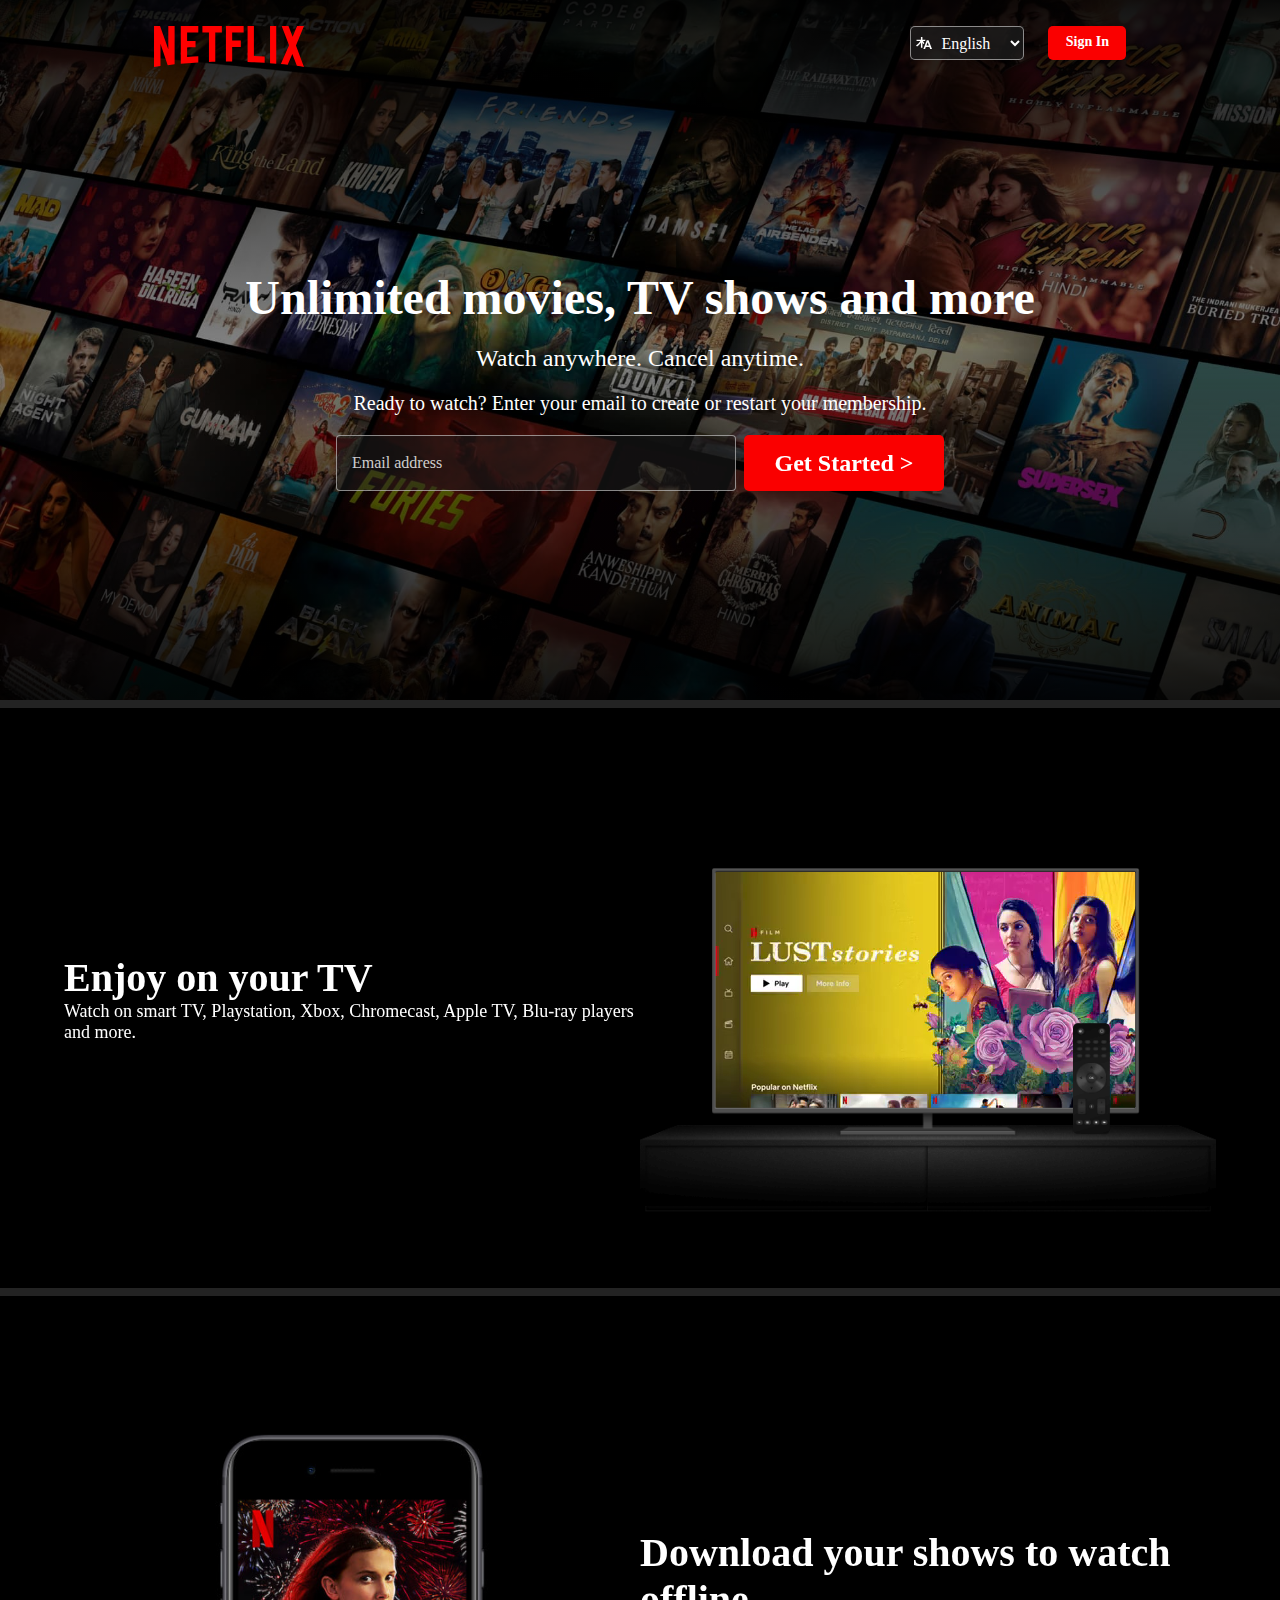
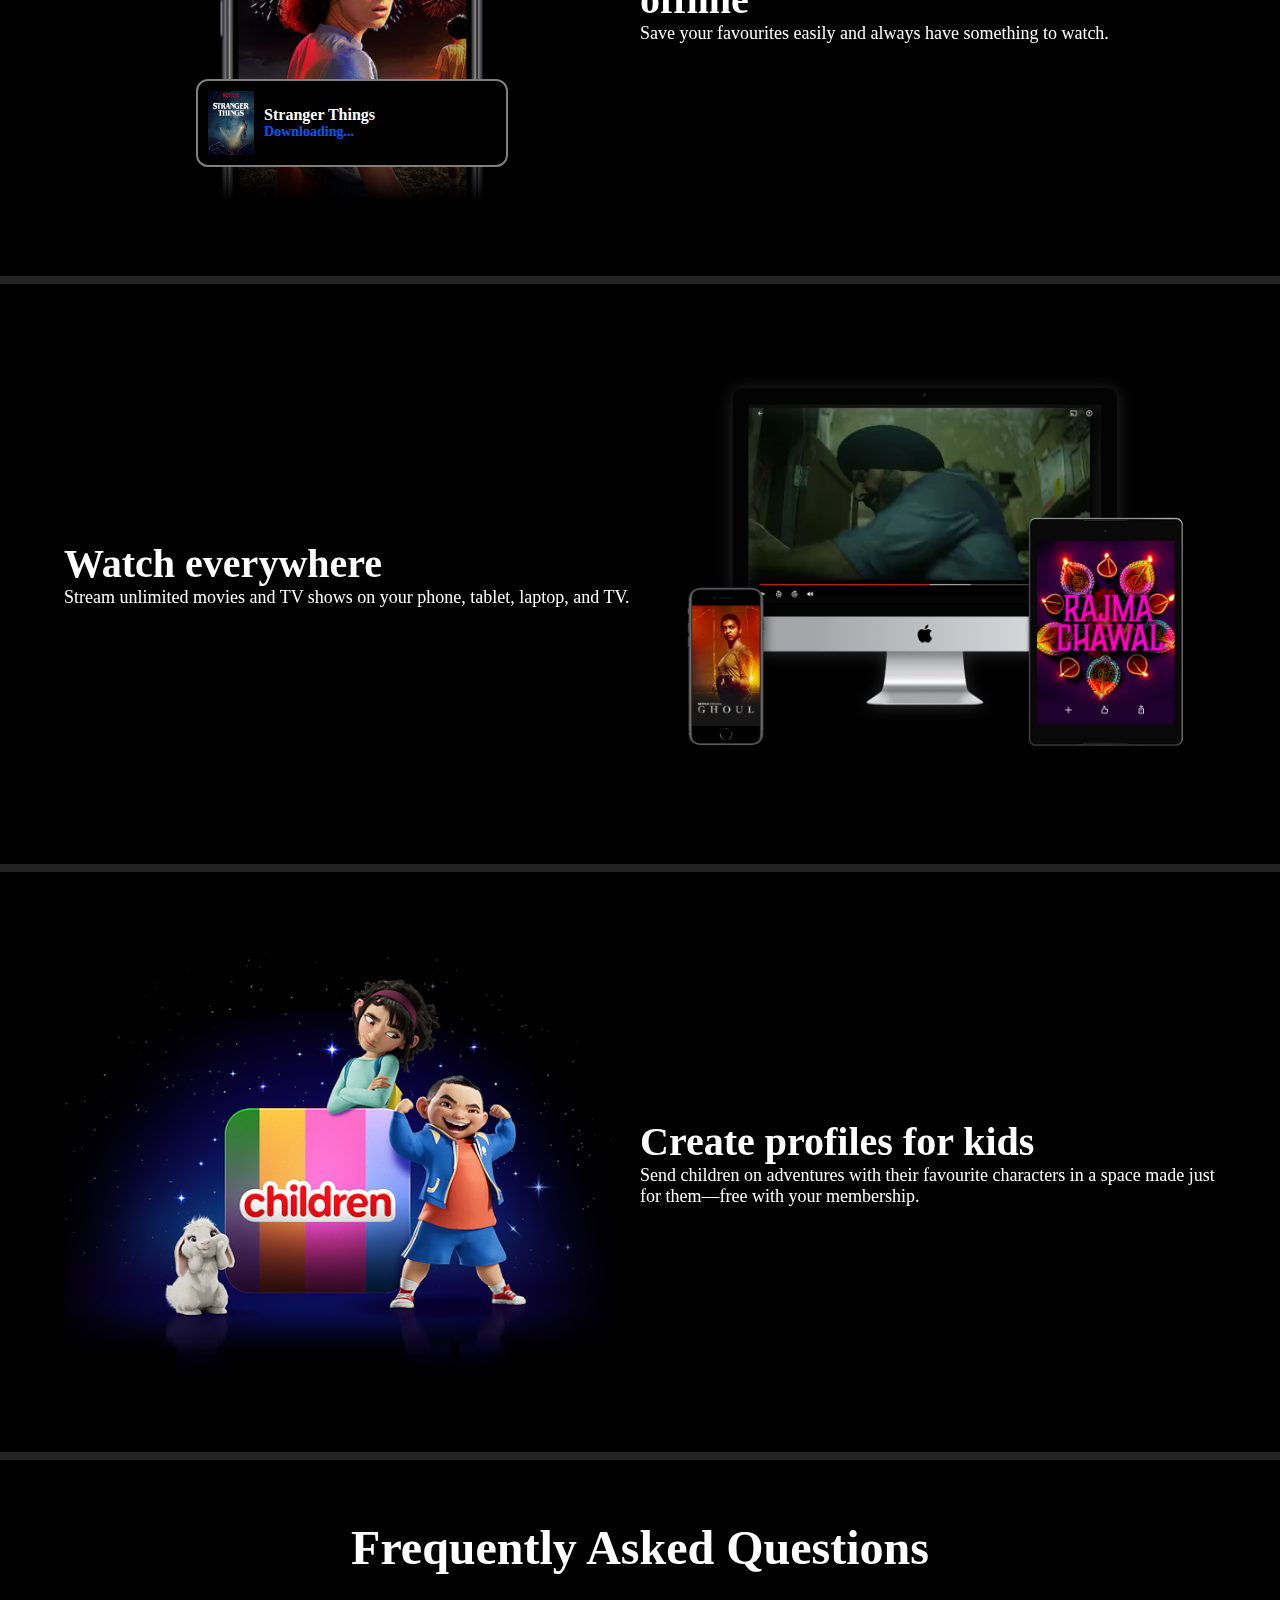
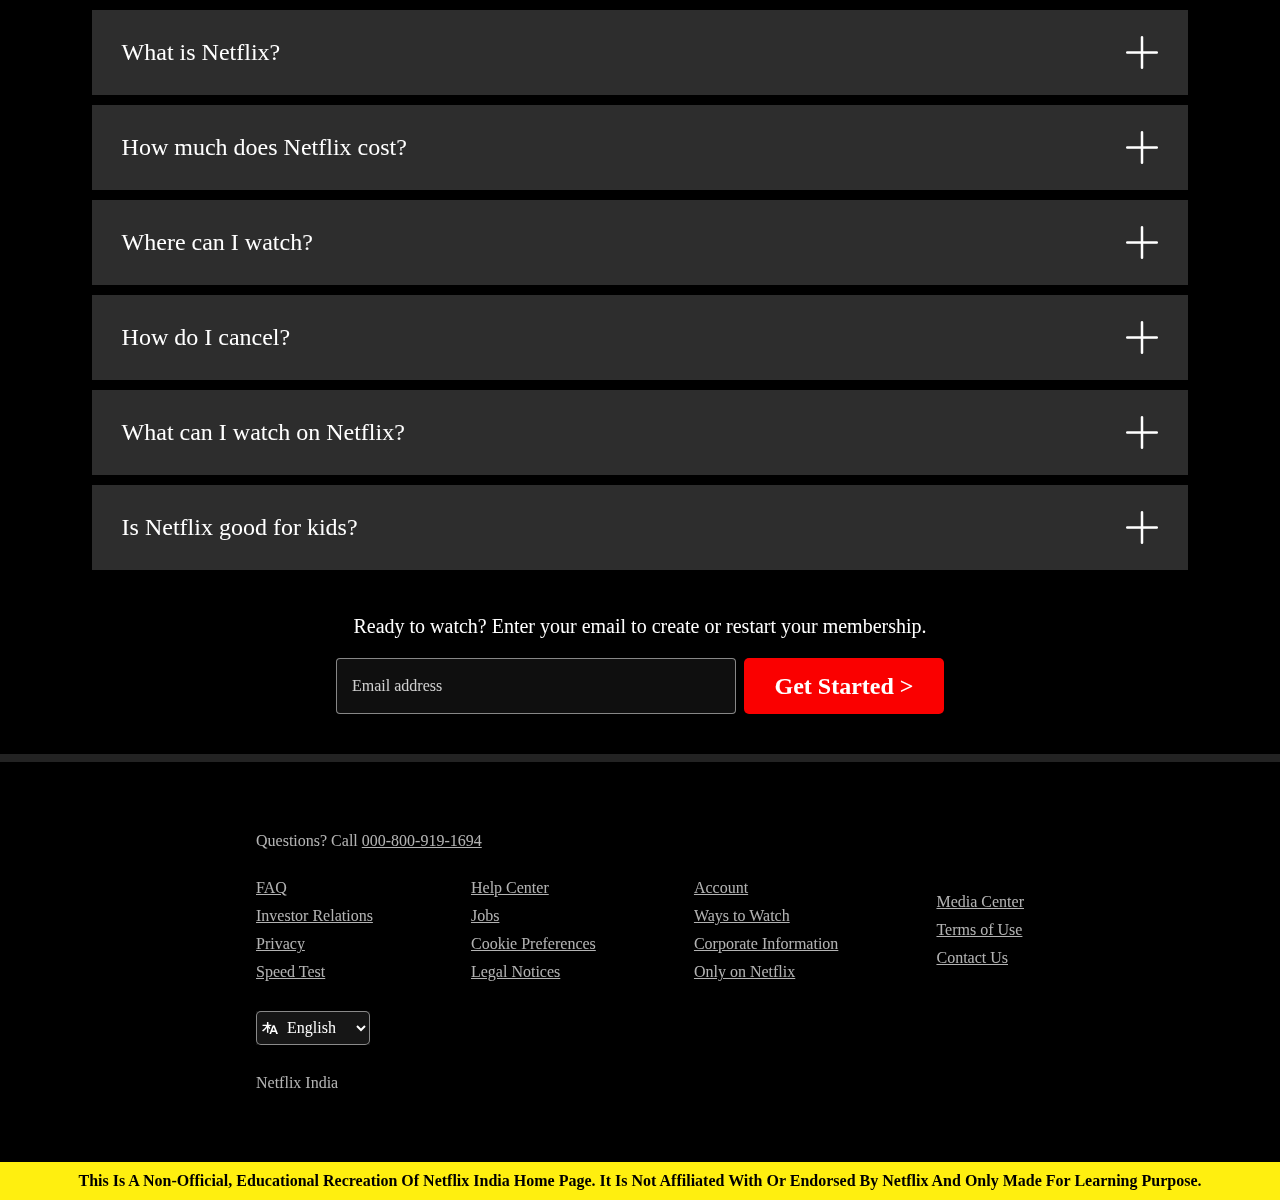
<file: index.html>
<!DOCTYPE html>
<html lang="en">

<head>
    <meta charset="UTF-8">
    <meta name="viewport" content="width=device-width, initial-scale=1.0">
    <meta name="description" content="This is a clone of Netflix India website home page. It is a non-official, educational recreation of the original website.">
    <meta name="author" content="Utkarsh Shakya">
    <meta name="robots" content="noindex, nofollow">
    <meta name="googlebot" content="noindex, nofollow">
    <meta name="bingbot" content="noindex, nofollow">
    <meta name="yandex" content="noindex, nofollow">
    <title>Netflix India - Watch Tv Shows Online, Watch Movies Online</title>
    <link rel="stylesheet" href="style/header.css">
    <link rel="stylesheet" href="style/main.css">
    <link rel="stylesheet" href="style/faq.css">
    <link rel="stylesheet" href="style/footer.css">
</head>

<!-- This website is a non-official, educational recreation for learning purpose only. It is not affiliated with or endorsed by Netflix. -->

<body>
    <div id="container1">
        <header>
            <div id="netflixLogo">
                <img src="asset/netflixLogo.svg" alt="">
            </div>
            <div id="languageAndSignInSection">
                <div id="translateButton">
                    <img src="asset/translationLogo.svg" alt="" id="translateLogo">
                    <select name="languageSelect" id="translateSelect">
                        <option value="English">English</option>
                        <option value="हिन्दी">हिन्दी</option>
                    </select>
                </div>
                <button id="signInButton">Sign In</button>
            </div>
        </header>
        <main>
            <h1 id="container1MainHeading1">Unlimited movies, TV shows and more</h1>
            <h2 id="container1MainHeading2">Watch anywhere. Cancel anytime.</h2>
            <h2 id="emailHeading">Ready to watch? Enter your email to create or restart your membership.</h2>
            <div id="emailAndGetStartedSection">
                <input type="email" placeholder="Email address" id="emailBox">
                <button id="getStartedButton">Get Started ></button>
            </div>
        </main>
    </div>
    <div class="line"></div>
    <div id="container2" class="container">
        <div id="container2SubContainer" class="subContainer">
            <div id="container2SubContainerTextBox" class="textBox">
                <h1 id="container2SubContainerTextBoxHeading" class="textBoxHeading">Enjoy on your TV</h1>
                <p id="container2SubContainerTextBoxPara" class="textBoxPara">Watch on smart TV, Playstation, Xbox,
                    Chromecast, Apple TV, Blu-ray
                    players and more.</p>
            </div>
            <div id="container2SubContainerMediaBox" class="mediaBox">
                <video src="asset/1stVideo.m4v" muted autoplay loop id="firstVideo" class="mutedVideo"></video>
                <img src="asset/1stImage.png" alt="" id="firstImage" class="mutedVideoImage">
            </div>
        </div>
    </div>
    <div class="line"></div>
    <div id="container3" class="container">
        <div id="container3SubContainer" class="subContainer">
            <div id="container3SubContainerMediaBox" class="mediaBox">
                <img src="asset/2ndImage.jpg" alt="" id="secondImage" class="mutedVideoImage">
                <div id="container3SubContainerMediaBoxSmallBox">
                    <img src="asset/2ndImageSmallOne.png" alt="" id="secondMiniImage">
                    <div id="container3SubContainerMediaBoxSmallBoxMiniBox">
                        <h4 id="strangerThingsText">Stranger Things</h4>
                        <h6 id="downloadText">Downloading...</h6>
                    </div>
                </div>
            </div>
            <div id="container3SubContainerTextBox" class="textBox">
                <h1 id="container3SubContainerTextBoxHeading" class="textBoxHeading">Download your shows to watch
                    offline</h1>
                <p id="container3SubContainerTextBoxPara" class="textBoxPara">Save your favourites easily and always
                    have something to watch.</p>
            </div>
        </div>
    </div>
    <div class="line"></div>
    <div id="container4" class="container">
        <div id="container4SubContainer" class="subContainer">
            <div id="container4SubContainerTextBox" class="textBox">
                <h1 id="container4SubContainerTextBoxHeading" class="textBoxHeading">Watch everywhere</h1>
                <p id="container4SubContainerTextBoxPara" class="textBoxPara">Stream unlimited movies and TV shows on
                    your phone, tablet, laptop, and TV.</p>
            </div>
            <div id="container4SubContainerMediaBox" class="mediaBox">
                <video src="asset/2ndVideo.m4v" muted autoplay loop id="thirdVideo" class="mutedVideo"></video>
                <img src="asset/3rdImage.png" alt="" id="thirdImage" class="mutedVideoImage">
            </div>
        </div>
    </div>
    <div class="line"></div>
    <div id="container5" class="container">
        <div id="container5SubContainer" class="subContainer">
            <div id="container5SubContainerMediaBox" class="mediaBox">
                <img src="asset/4thImage.png" alt="" id="secondImage" class="mutedVideoImage">
            </div>
            <div id="container5SubContainerTextBox" class="textBox">
                <h1 id="container5SubContainerTextBoxHeading" class="textBoxHeading">Create profiles for kids</h1>
                <p id="container5SubContainerTextBoxPara" class="textBoxPara">Send children on adventures with their
                    favourite characters in a space made just for them—free with your membership.</p>
            </div>
        </div>
    </div>
    <div class="line"></div>
    <div id="container6">
        <div id="container6SubContainer">
            <h1>Frequently Asked Questions</h1>
            <div class="faqButton">
                <h2 class="faqButtonText">What is Netflix?</h2>
                <img src="asset/plus.png" alt="plusSign" class="plusImage">
            </div>
            <div class="faqButton">
                <h2 class="faqButtonText">How much does Netflix cost?</h2>
                <img src="asset/plus.png" alt="plusSign" class="plusImage">
            </div>
            <div class="faqButton">
                <h2 class="faqButtonText">Where can I watch?</h2>
                <img src="asset/plus.png" alt="plusSign" class="plusImage">
            </div>
            <div class="faqButton">
                <h2 class="faqButtonText">How do I cancel?</h2>
                <img src="asset/plus.png" alt="plusSign" class="plusImage">
            </div>
            <div class="faqButton">
                <h2 class="faqButtonText">What can I watch on Netflix?</h2>
                <img src="asset/plus.png" alt="plusSign" class="plusImage">
            </div>
            <div class="faqButton">
                <h2 class="faqButtonText">Is Netflix good for kids?</h2>
                <img src="asset/plus.png" alt="plusSign" class="plusImage">
            </div>
            <div class="faqEmailBox">
                <h2 id="emailHeading">Ready to watch? Enter your email to create or restart your membership.</h2>
                <div id="emailAndGetStartedSection">
                    <input type="email" placeholder="Email address" id="emailBox">
                    <button id="getStartedButton">Get Started ></button>
                </div>
            </div>
        </div>
    </div>
    <div class="line"></div>
    <footer>
        <div id="fContainer">
            <div id="fBox1">
                <h4>Questions? Call <a href="/">000-800-919-1694</a></h4>
            </div>
            <div id="fBox2">
                <div class="fBox2SmallBox">
                    <h4><a href="">FAQ</a></h4>
                    <h4><a href="">Investor Relations</a></h4>
                    <h4><a href="">Privacy</a></h4>
                    <h4><a href="">Speed Test</a></h4>
                </div>
                <div class="fBox2SmallBox">
                    <h4><a href="/">Help Center</a></h4>
                    <h4><a href="/">Jobs</a></h4>
                    <h4><a href="/">Cookie Preferences</a></h4>
                    <h4><a href="/">Legal Notices</a></h4>
                </div>
                <div class="fBox2SmallBox">
                    <h4><a href="/">Account</a></h4>
                    <h4><a href="/">Ways to Watch</a></h4>
                    <h4><a href="/">Corporate Information</a></h4>
                    <h4><a href="/">Only on Netflix</a></h4>
                </div>
                <div class="fBox2SmallBox">
                    <h4><a href="/">Media Center</a></h4>
                    <h4><a href="/">Terms of Use</a></h4>
                    <h4><a href="/">Contact Us</a></h4>
                </div>
            </div>
            <div id="fBox3">
                <div id="translateButton">
                    <img src="asset/translationLogo.svg" alt="" id="translateLogo">
                    <select name="languageSelect" id="translateSelect">
                        <option value="English">English</option>
                        <option value="हिन्दी">हिन्दी</option>
                    </select>
                </div>
            </div>
            <div id="fBox4">
                <h4>Netflix India</h4>
            </div>
        </div>
    </footer>

    <div class="disclaimer">
        <p>This Is A Non-Official, Educational Recreation Of Netflix India Home Page. It Is Not Affiliated With Or Endorsed By Netflix And Only Made For Learning Purpose.</p>
    </div>        
</body>

</html>
</file>
<file: style/header.css>
* {
    margin: 0px;
    padding: 0px;
    font-family: "Segoe UI";
    color: white;
}

body {
    background-color: black;
}

.line {
    height: 8px;
    background-color: rgb(35, 35, 35);
}

::placeholder {
    color: rgba(255, 255, 255, 0.8);
}

#container1 {
    height: 700px;
    display: flex;
    flex-direction: column;
    align-items: center;
    justify-content: space-between;
    background: linear-gradient(to top, rgba(0, 0, 0, 0.9) 0%, rgba(0, 0, 0, 0.3) 50%, rgba(0, 0, 0, 0.9) 100%), url(/asset/1stBackgroundImage.jpg);
    background-repeat: no-repeat;
    background-position: center center;
    background-size: cover;
}

#container1 header {
    width: 76vw;
    height: 100px;
    display: flex;
    justify-content: space-between;
    align-items: flex-start;
    flex-wrap: wrap;
    margin-top: 26px;
}

#netflixLogo img {
    margin-right: 20px;
    width: 150px;
}

#languageAndSignInSection {
    display: flex;
    align-items: center;
    justify-content: center;
    gap: 24px;
}

#translateButton {
    width: 102px;
    height: 34px;
    display: flex;
    align-items: center;
    justify-content: flex-start;
    padding: 0px 6px;
    background-color: rgba(30, 30, 30, 0.5);
    position: relative;
}

#translateLogo {
    z-index: 10;
}

#translateSelect {
    width: 100%;
    height: 100%;
    padding: 0px 0px 0px 26px;
    border: 1px solid rgba(255, 255, 255, 0.5);
    border-radius: 5px;
    background-color: rgba(30, 30, 30, 0.5);
    color: rgb(255, 255, 255);
    font-weight: 500;
    font-size: 16px;
    position: absolute;
    top: 0;
    left: 0;
}

#translateSelect option {
    background-color: white;
    color: black;
}

#signInButton {
    width: 78px;
    height: 34px;
    display: flex;
    justify-content: center;
    align-items: center;
    border: none;
    border-radius: 5px;
    padding-bottom: 2px;
    background-color: rgb(250, 0, 0);
    font-weight: 600;
    font-size: 14px;
    cursor: pointer;
    transition: all 0.15s ease-in;
}

#signInButton:hover {
    background-color: rgba(200, 0, 0);
}

#container1 main {
    width: 80vw;
    height: 430px;
    display: flex;
    flex-direction: column;
    align-items: center;
}

#container1MainHeading1 {
    text-align: center;
    margin-bottom: 20px;
    font-weight: 800;
    font-size: 48px;
}

#container1MainHeading2 {
    text-align: center;
    font-weight: 450;
    font-size: 24px;
}

#emailHeading {
    text-align: center;
    margin-top: 20px;
    font-weight: 450;
    font-size: 20px;
}

#emailAndGetStartedSection {
    display: flex;
    align-items: center;
    justify-content: center;
    flex-wrap: wrap;
    gap: 8px;
    margin: 20px;
}

#emailBox {
    width: 400px;
    height: 56px;
    box-sizing: border-box;
    border: 1px solid rgba(255, 255, 255, 0.5);
    border-radius: 4px;
    padding-left: 15px;
    background-color: rgba(30, 30, 30, 0.5);
    font-size: 1rem;
}

#getStartedButton {
    width: 200px;
    height: 56px;
    display: flex;
    align-items: center;
    justify-content: center;
    border: 0px;
    border-radius: 5px;
    background-color: rgb(250, 0, 0);
    font-weight: 600;
    font-size: 1.5rem;
    cursor: pointer;
}

#getStartedButton:hover {
    background-color: rgb(200, 0, 0);
}

@media (width <=920px) {
    #container1MainHeading1 {
        text-align: center;
        margin-bottom: 20px;
        font-weight: 800;
        font-size: 38px;
    }
}

@media (width <=600px) {
    #netflixLogo img {
        width: 100px;
    }
    #languageAndSignInSection {
        display: flex;
        align-items: center;
        justify-content: center;
        flex-wrap: wrap;
        gap: 10px;
    }
    
    #translateButton {
        width: 30px;
        height: 24px;
    }
    
    #translateSelect option {
        background-color: white;
        color: black;
    }
    
    #signInButton {
        width: 48px;
        height: 24px;
        display: flex;
        justify-content: center;
        align-items: center;
        border: none;
        border-radius: 5px;
        padding-bottom: 2px;
        background-color: rgb(250, 0, 0);
        font-weight: 600;
        font-size: 10px;
        cursor: pointer;
        transition: all 0.15s ease-in;
    }
    
    #signInButton:hover {
        background-color: rgba(200, 0, 0);
    }
    

    #container1MainHeading1 {
        text-align: center;
        margin-bottom: 20px;
        font-weight: 800;
        font-size: 28px;
    }

    #container1MainHeading2 {
        text-align: center;
        font-weight: 450;
        font-size: 16px;
    }

    #emailHeading {
        text-align: center;
        margin-top: 20px;
        font-weight: 450;
        font-size: 12px;
    }

    #emailAndGetStartedSection {
        display: flex;
        align-items: center;
        justify-content: center;
        flex-wrap: wrap;
        gap: 8px;
        margin: 20px;
    }

    #emailBox {
        width: 60vw;
        height: 38px;
        box-sizing: border-box;
        border: 1px solid rgba(255, 255, 255, 0.5);
        border-radius: 4px;
        padding-left: 15px;
        background-color: rgba(30, 30, 30, 0.5);
        font-size: 1rem;
    }
    
    #getStartedButton {
        width: 100px;
        height: 38px;
        display: flex;
        align-items: center;
        justify-content: center;
        border: 0px;
        border-radius: 5px;
        background-color: rgb(250, 0, 0);
        font-weight: 600;
        font-size: 0.8rem;
        cursor: pointer;
    }

    #getStartedButton:hover {
        background-color: rgb(200, 0, 0);
    }

    ::placeholder {
        color: rgba(255, 255, 255, 0.8);
        font-size: 0.8rem;
    }
}
</file>
<file: style/main.css>
.container {
    height: 650px;
    display: flex;
    justify-content: center;
    align-items: center;
    padding: 50px 0px;
}

.subContainer {
    height: 100%;
    display: flex;
    align-items: center;
}

.textBox {
    width: 30vw;
}

.textBoxHeading {
    font-weight: 900;
    font-size: 48px;
}

.textBoxPara {
    font-weight: 400;
    font-size: 24px;
}

.mediaBox {
    width: 30vw;
    display: flex;
    justify-content: center;
    align-items: center;
    position: relative;
    overflow: hidden;
}

.mutedVideo {
    width: 600px;
    position: absolute;
    top: 20%;
    left: 13%;
    z-index: -10;
}

.mutedVideoImage {
    width: 100%;
    z-index: -1;
}

#container3SubContainerMediaBoxSmallBox{
    width: 50%;
    display: flex;
    gap: 10px;
    padding: 10px;
    border: 2px solid gray;
    border-radius: 12px;
    background-color: rgba(0, 0, 0);
    position: absolute;
    bottom: 8%;
}

#container3SubContainerMediaBoxSmallBoxMiniBox{
    display: flex;
    flex-direction: column;
    justify-content: center;
}


#secondMiniImage{
    width: 16%;
}

#strangerThingsText{
    font-size: 16px;
}

#downloadText{
    font-size: 14px;
    color: rgb(0, 89, 255);
}

#thirdVideo {
    width: 60%;
    top: 9%;
    left: 18%;
}

@media (width <= 1920px) {
    .container{
        height: 480px;
    }
    .mutedVideo{
        width: 420px;
    }
}

@media (width <=1440px) {
    .textBox {
        width: 45vw;
    }

    .textBoxHeading {
        font-weight: 800;
        font-size: 40px;
    }

    .textBoxPara {
        font-weight: 400;
        font-size: 18px;
    }

    .mediaBox {
        width: 45vw;
    }
    
    .mutedVideo {
        width: 480px;
        position: absolute;
        top: 20%;
        left: 13%;
        z-index: -10;
    }

    .mutedVideoImage {
        width: 100%;
        z-index: -1;
    }
}

@media (width <=920px) {

    .container {
        height: 650px;
        display: flex;
        justify-content: center;
        align-items: center;
        padding: 50px 0px;
    }

    
    .subContainer {
        height: 100%;
        width: 100%;
        display: flex;
        justify-content: center;
        align-items: center;
        flex-direction: column;
    }
    
    #container3SubContainer{
        flex-direction: column-reverse;
    }

    .textBox {
        width: 80%;
        display: flex;
        flex-direction: column;
        justify-content: center;
        align-items: center;
        gap: 18px;
        text-align: center;
    }

    .textBoxHeading {
        font-weight: 800;
        font-size: 30px;
    }

    .textBoxPara {
        font-weight: 400;
        font-size: 16px;
    }
    
    .mediaBox {
        width: 80%;
        display: flex;
        justify-content: center;
        align-items: center;
        position: relative;
    }
    
    .mutedVideo {
        width: 530px;
        position: absolute;
        z-index: -10;
    }
    
    .mutedVideoImage {
        width: 100%;
        z-index: -1;
    }
}

@media (width <=600px) {

    .container {
        height: 550px;
        display: flex;
        justify-content: center;
        align-items: center;
        padding: 50px 0px;
    }

    .subContainer {
        height: 100%;
        width: 100%;
        display: flex;
        justify-content: center;
        align-items: center;
        flex-direction: column;
    }

    .textBox {
        width: 80%;
        display: flex;
        flex-direction: column;
        justify-content: center;
        align-items: center;
        gap: 18px;
    }

    .textBoxHeading {
        font-weight: 800;
        font-size: 30px;
    }

    .textBoxPara {
        font-weight: 400;
        font-size: 16px;
    }

    .mediaBox {
        width: 80%;
        display: flex;
        justify-content: center;
        align-items: center;
        position: relative;
    }

    .mutedVideo {
        width: 340px;
        position: absolute;
        z-index: -10;
    }

    .mutedVideoImage {
        width: 100%;
        z-index: -1;
    }
}

@media (width <=460px) {
    .container {
        height: 400px;
        display: flex;
        justify-content: center;
        align-items: center;
        padding: 50px 0px;
    }

    .textBoxHeading {
        font-weight: 800;
        font-size: 24px;
    }

    .textBoxPara {
        font-weight: 400;
        font-size: 7px;
    }

    .mutedVideo {
        width: 60vw;
        position: absolute;
        z-index: -10;
    }

    #strangerThingsText{
        font-size: 8px;
    }
    
    #downloadText{
        font-size: 7px;
    }
}
</file>
<file: style/faq.css>
#container6{
    display: flex;
    justify-content: center;
}
#container6SubContainer{
    width: 60vw;
    height: 100%;
    display: flex;
    flex-direction: column;
    justify-content: center;
    align-items: center;
}

#container6SubContainer > h1{
    font-weight: 800;
    font-size: 48px;
    margin: 60px 0px 30px 0px;
    text-align: center;
}

.faqButton{
    width: 90%;
    height: 65px;
    display: flex;
    align-items: center;
    justify-content: space-between;
    padding: 10px 30px;
    margin: 5px;
    background-color: rgb(45, 45, 45);
}

.faqButton:hover{
    cursor: pointer;
    background-color: rgb(60, 60, 60);
}

.faqButtonText{
    font-size: 24px;
    font-weight: 400;
}

.faqEmailBox{
    margin: 20px ;
}

.plusImage{
    height: 50%;
    filter: invert(1);
}

@media (width < 1920px) {
    #container6SubContainer{
        width: 75vw;
    }
}

@media (width <= 1280px) {
    #container6SubContainer{
        width: 90vw;
        margin: 0px 32px;
    }
}

@media (width <= 920px) {
    .faqButton{
        width: 80%;
        height: 46px;
    }

    #container6SubContainer > h1{
        font-size: 32px;
    }

    .faqButtonText{
        font-size: 18px;
    }
}
@media (width < 375px) {
    .faqButton{
        width: 70%;
        height: 36px;
    }

    #container6SubContainer > h1{
        font-size: 22px;
    }

    .faqButtonText{
        font-size: 12px;
    }
}
</file>
<file: style/footer.css>
footer{
    height: 400px;
    display: flex;
    flex-direction: column;
    justify-content: center;
    align-items: center;
    gap: 10px;
    font-size: 16px;
}

footer h4{
    color: rgba(255, 255, 255, 0.7);
    font-weight: 400;
}

#fContainer{
    width: 60vw;
    height: 80%;
    display: flex;
    flex-direction: column;
    justify-content: space-evenly;
}

#fBox2{
    display: flex;
    justify-content: space-between;
    gap: 20px;
}

.fBox2SmallBox{
    display: flex;
    flex-direction: column;
    justify-content: center;
    gap: 10px;
}

h4 a{
    color: rgba(255, 255, 255, 0.7);
}

@media (width < 920px){
    footer{
        font-size: 14px;
        height: 480px;
    }
    #fBox2{
        display: grid;
        grid-template-columns: 50% 50%;
        gap: 10px;
    }

    .fBox2SmallBox{
        gap: 10px;
    }
}

@media (width < 480px){
    footer{
        font-size: 12px;
        height: 500px;
    }

}

.disclaimer p{
    background-color: #ffef0f;
    padding: 10px;
    text-align: center;
    font-weight: bold;
    color: black;
}
</file>
